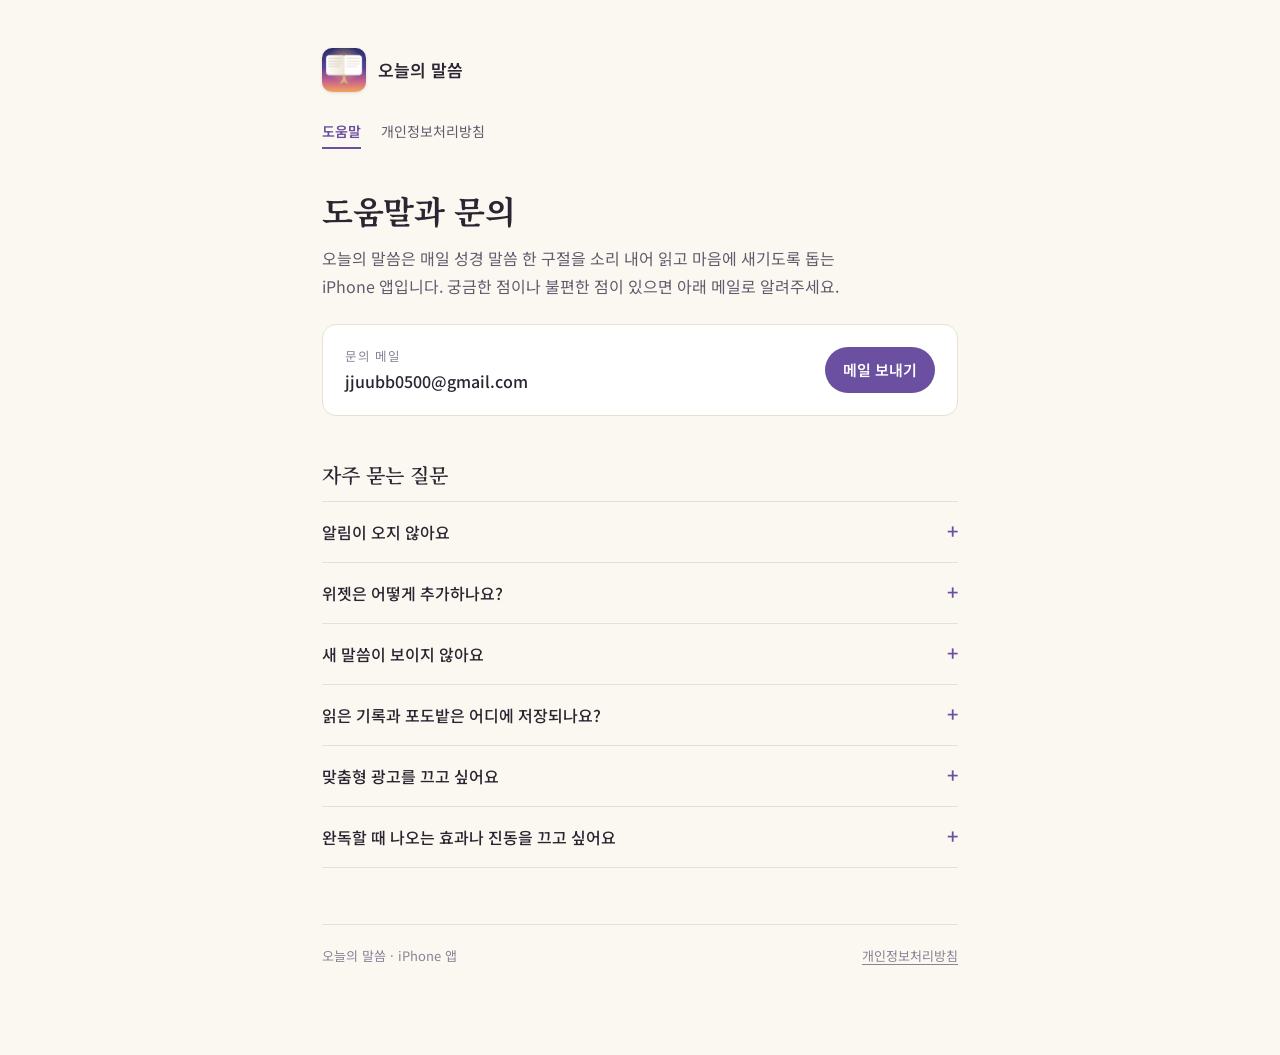
<file: index.html>
<!DOCTYPE html>
<html lang="ko">
<head>
  <meta charset="utf-8">
  <meta name="viewport" content="width=device-width, initial-scale=1">
  <meta name="color-scheme" content="light dark">
  <title>오늘의 말씀 – 도움말</title>
  <meta name="description" content="매일 성경 말씀 한 구절을 읽고 마음에 새기는 iPhone 앱, 오늘의 말씀의 도움말과 문의 페이지입니다.">
  <link rel="icon" type="image/png" href="icon.png">
  <link rel="apple-touch-icon" href="icon.png">
  <link rel="preconnect" href="https://fonts.googleapis.com">
  <link rel="preconnect" href="https://fonts.gstatic.com" crossorigin>
  <link rel="stylesheet" href="https://fonts.googleapis.com/css2?family=Noto+Sans+KR:wght@400;500;600&family=Noto+Serif+KR:wght@600;700&display=swap">
  <link rel="stylesheet" href="style.css">
</head>
<body>
  <div class="page">
    <header>
      <a class="brand" href="./">
        <img src="icon.png" alt="" width="44" height="44">
        <span>오늘의 말씀</span>
      </a>
      <nav aria-label="페이지">
        <a href="./" aria-current="page">도움말</a>
        <a href="privacy.html">개인정보처리방침</a>
      </nav>
    </header>

    <main>
      <h1>도움말과 문의</h1>
      <p class="lede">오늘의 말씀은 매일 성경 말씀 한 구절을 소리 내어 읽고 마음에 새기도록 돕는 iPhone 앱입니다. 궁금한 점이나 불편한 점이 있으면 아래 메일로 알려주세요.</p>

      <div class="contact">
        <div>
          <div class="label">문의 메일</div>
          <div class="value">jjuubb0500@gmail.com</div>
        </div>
        <a class="button" href="mailto:jjuubb0500@gmail.com?subject=%5B%EC%98%A4%EB%8A%98%EC%9D%98%20%EB%A7%90%EC%94%80%5D%20%EB%AC%B8%EC%9D%98">메일 보내기</a>
      </div>

      <section class="faq" aria-labelledby="faq-title">
        <h2 id="faq-title">자주 묻는 질문</h2>

        <details>
          <summary>알림이 오지 않아요</summary>
          <p>앱 오른쪽 위의 종 아이콘이 채워져 있으면 알림이 켜진 상태이고, 매일 아침 6시에 알림이 옵니다. 주일(일요일)에는 오지 않아요.</p>
          <p>종을 눌렀을 때 "알림이 꺼져 있어요"가 뜨면 iPhone의 설정 앱 &gt; 알림 &gt; 오늘의 말씀에서 알림을 허용해 주세요.</p>
        </details>

        <details>
          <summary>위젯은 어떻게 추가하나요?</summary>
          <p>홈 화면의 빈 곳을 길게 누른 뒤 편집 &gt; 위젯 추가에서 "오늘의 말씀"을 찾아 원하는 크기를 고르세요. 잠금 화면에도 추가할 수 있어요.</p>
        </details>

        <details>
          <summary>새 말씀이 보이지 않아요</summary>
          <p>인터넷에 연결된 상태에서 앱을 완전히 껐다가 다시 열면 최신 말씀을 받아옵니다. 위젯은 앱을 연 뒤 잠시 후에 바뀌어요.</p>
        </details>

        <details>
          <summary>읽은 기록과 포도밭은 어디에 저장되나요?</summary>
          <p>이 iPhone 안에만 저장되고 외부로 보내지 않습니다. 그래서 앱을 삭제하면 기록과 포도밭도 함께 지워지고, 다른 기기로 옮겨지지 않아요.</p>
        </details>

        <details>
          <summary>맞춤형 광고를 끄고 싶어요</summary>
          <p>iPhone의 설정 앱 &gt; 개인정보 보호 및 보안 &gt; 추적에서 "오늘의 말씀"을 끄면 됩니다. 꺼도 앱은 똑같이 쓸 수 있어요.</p>
        </details>

        <details>
          <summary>완독할 때 나오는 효과나 진동을 끄고 싶어요</summary>
          <p>앱 오른쪽 위의 톱니바퀴(설정) &gt; 효과에서 "완독할 때 효과 보기"를 끄세요.</p>
        </details>
      </section>
    </main>

    <footer>
      <span>오늘의 말씀 · iPhone 앱</span>
      <a href="privacy.html">개인정보처리방침</a>
    </footer>
  </div>
</body>
</html>
</file>
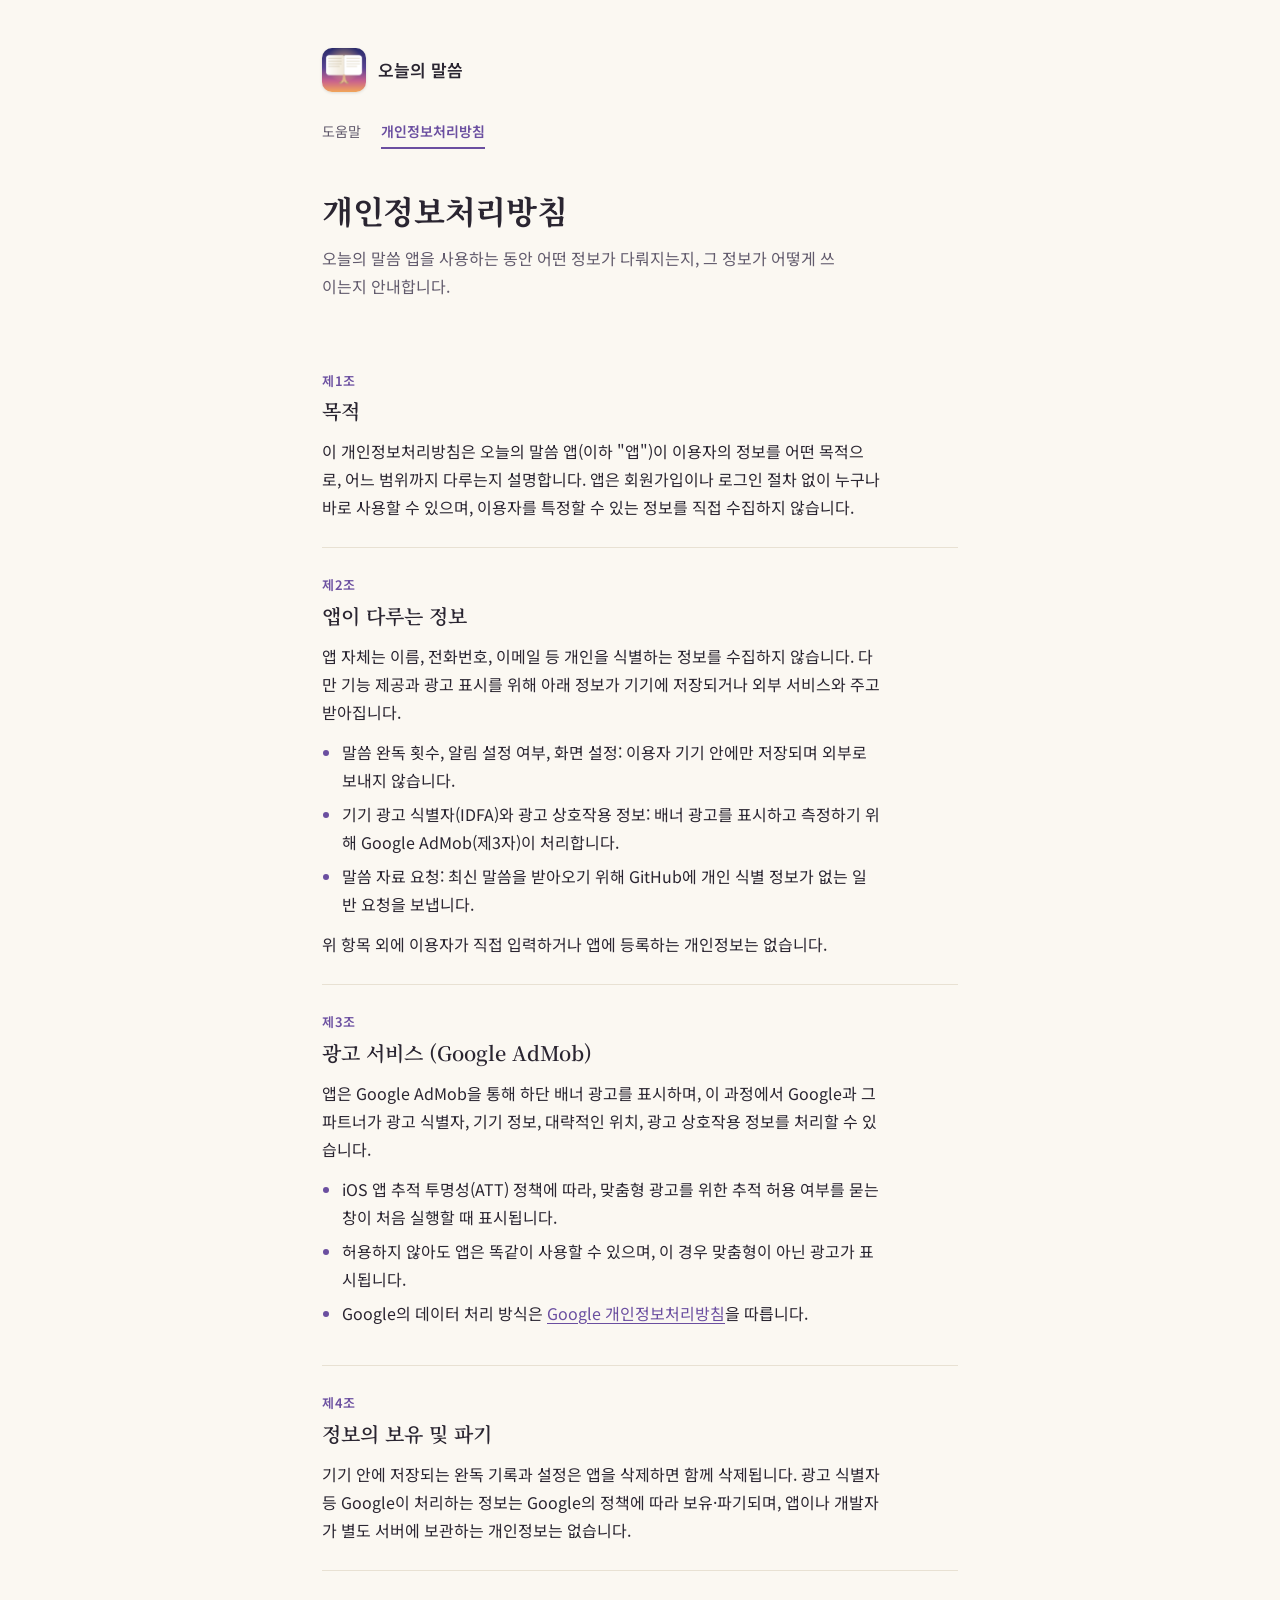
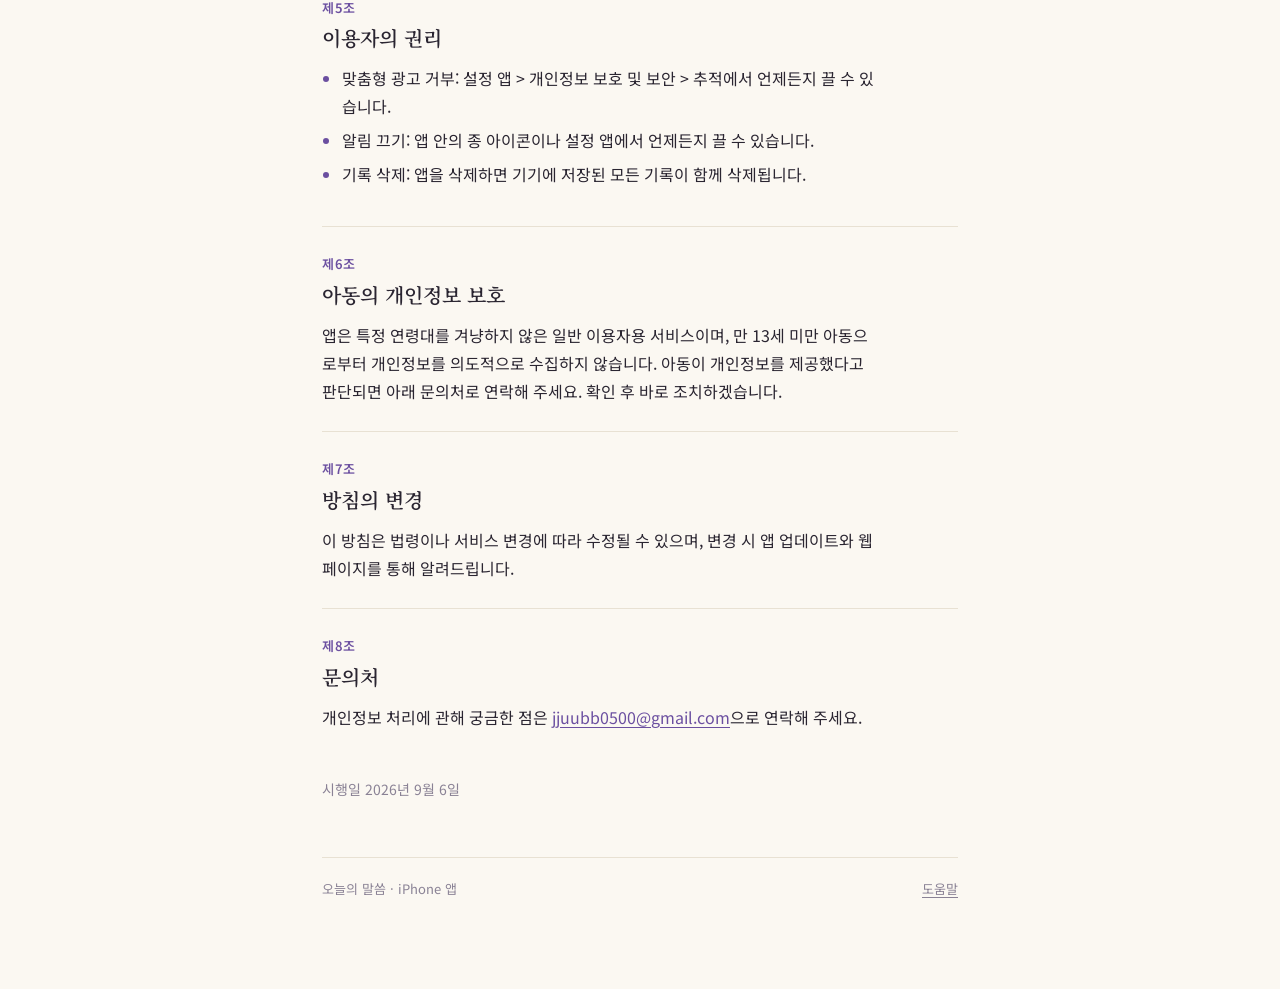
<file: privacy.html>
<!DOCTYPE html>
<html lang="ko">
<head>
  <meta charset="utf-8">
  <meta name="viewport" content="width=device-width, initial-scale=1">
  <meta name="color-scheme" content="light dark">
  <title>오늘의 말씀 – 개인정보처리방침</title>
  <meta name="description" content="iPhone 앱 오늘의 말씀의 개인정보처리방침입니다.">
  <link rel="icon" type="image/png" href="icon.png">
  <link rel="apple-touch-icon" href="icon.png">
  <link rel="preconnect" href="https://fonts.googleapis.com">
  <link rel="preconnect" href="https://fonts.gstatic.com" crossorigin>
  <link rel="stylesheet" href="https://fonts.googleapis.com/css2?family=Noto+Sans+KR:wght@400;500;600&family=Noto+Serif+KR:wght@600;700&display=swap">
  <link rel="stylesheet" href="style.css">
</head>
<body>
  <div class="page">
    <header>
      <a class="brand" href="./">
        <img src="icon.png" alt="" width="44" height="44">
        <span>오늘의 말씀</span>
      </a>
      <nav aria-label="페이지">
        <a href="./">도움말</a>
        <a href="privacy.html" aria-current="page">개인정보처리방침</a>
      </nav>
    </header>

    <main>
      <h1>개인정보처리방침</h1>
      <p class="lede">오늘의 말씀 앱을 사용하는 동안 어떤 정보가 다뤄지는지, 그 정보가 어떻게 쓰이는지 안내합니다.</p>

      <section>
        <div class="article">
          <span class="num">제1조</span>
          <h2>목적</h2>
          <p>이 개인정보처리방침은 오늘의 말씀 앱(이하 "앱")이 이용자의 정보를 어떤 목적으로, 어느 범위까지 다루는지 설명합니다. 앱은 회원가입이나 로그인 절차 없이 누구나 바로 사용할 수 있으며, 이용자를 특정할 수 있는 정보를 직접 수집하지 않습니다.</p>
        </div>

        <div class="article">
          <span class="num">제2조</span>
          <h2>앱이 다루는 정보</h2>
          <p>앱 자체는 이름, 전화번호, 이메일 등 개인을 식별하는 정보를 수집하지 않습니다. 다만 기능 제공과 광고 표시를 위해 아래 정보가 기기에 저장되거나 외부 서비스와 주고받아집니다.</p>
          <ul>
            <li>말씀 완독 횟수, 알림 설정 여부, 화면 설정: 이용자 기기 안에만 저장되며 외부로 보내지 않습니다.</li>
            <li>기기 광고 식별자(IDFA)와 광고 상호작용 정보: 배너 광고를 표시하고 측정하기 위해 Google AdMob(제3자)이 처리합니다.</li>
            <li>말씀 자료 요청: 최신 말씀을 받아오기 위해 GitHub에 개인 식별 정보가 없는 일반 요청을 보냅니다.</li>
          </ul>
          <p>위 항목 외에 이용자가 직접 입력하거나 앱에 등록하는 개인정보는 없습니다.</p>
        </div>

        <div class="article">
          <span class="num">제3조</span>
          <h2>광고 서비스 (Google AdMob)</h2>
          <p>앱은 Google AdMob을 통해 하단 배너 광고를 표시하며, 이 과정에서 Google과 그 파트너가 광고 식별자, 기기 정보, 대략적인 위치, 광고 상호작용 정보를 처리할 수 있습니다.</p>
          <ul>
            <li>iOS 앱 추적 투명성(ATT) 정책에 따라, 맞춤형 광고를 위한 추적 허용 여부를 묻는 창이 처음 실행할 때 표시됩니다.</li>
            <li>허용하지 않아도 앱은 똑같이 사용할 수 있으며, 이 경우 맞춤형이 아닌 광고가 표시됩니다.</li>
            <li>Google의 데이터 처리 방식은 <a href="https://policies.google.com/privacy">Google 개인정보처리방침</a>을 따릅니다.</li>
          </ul>
        </div>

        <div class="article">
          <span class="num">제4조</span>
          <h2>정보의 보유 및 파기</h2>
          <p>기기 안에 저장되는 완독 기록과 설정은 앱을 삭제하면 함께 삭제됩니다. 광고 식별자 등 Google이 처리하는 정보는 Google의 정책에 따라 보유·파기되며, 앱이나 개발자가 별도 서버에 보관하는 개인정보는 없습니다.</p>
        </div>

        <div class="article">
          <span class="num">제5조</span>
          <h2>이용자의 권리</h2>
          <ul>
            <li>맞춤형 광고 거부: 설정 앱 &gt; 개인정보 보호 및 보안 &gt; 추적에서 언제든지 끌 수 있습니다.</li>
            <li>알림 끄기: 앱 안의 종 아이콘이나 설정 앱에서 언제든지 끌 수 있습니다.</li>
            <li>기록 삭제: 앱을 삭제하면 기기에 저장된 모든 기록이 함께 삭제됩니다.</li>
          </ul>
        </div>

        <div class="article">
          <span class="num">제6조</span>
          <h2>아동의 개인정보 보호</h2>
          <p>앱은 특정 연령대를 겨냥하지 않은 일반 이용자용 서비스이며, 만 13세 미만 아동으로부터 개인정보를 의도적으로 수집하지 않습니다. 아동이 개인정보를 제공했다고 판단되면 아래 문의처로 연락해 주세요. 확인 후 바로 조치하겠습니다.</p>
        </div>

        <div class="article">
          <span class="num">제7조</span>
          <h2>방침의 변경</h2>
          <p>이 방침은 법령이나 서비스 변경에 따라 수정될 수 있으며, 변경 시 앱 업데이트와 웹 페이지를 통해 알려드립니다.</p>
        </div>

        <div class="article">
          <span class="num">제8조</span>
          <h2>문의처</h2>
          <p>개인정보 처리에 관해 궁금한 점은 <a href="mailto:jjuubb0500@gmail.com?subject=%5B%EC%98%A4%EB%8A%98%EC%9D%98%20%EB%A7%90%EC%94%80%5D%20%EB%AC%B8%EC%9D%98">jjuubb0500@gmail.com</a>으로 연락해 주세요.</p>
        </div>
      </section>

      <p class="meta">시행일 2026년 9월 6일</p>
    </main>

    <footer>
      <span>오늘의 말씀 · iPhone 앱</span>
      <a href="./">도움말</a>
    </footer>
  </div>
</body>
</html>
</file>
<file: style.css>
:root {
  color-scheme: light dark;
  --bg: #FBF8F2;
  --surface: #FFFFFF;
  --text: #2A2531;
  --muted: #625B6D;
  --faint: #8A8295;
  --accent: #6B4FA0;
  --on-accent: #FFFFFF;
  --accent-soft: #F1EBFA;
  --border: #E8E1D3;
}

@media (prefers-color-scheme: dark) {
  :root {
    --bg: #18141D;
    --surface: #211C29;
    --text: #EEE9F2;
    --muted: #B6AEC2;
    --faint: #857C91;
    --accent: #BC9FF0;
    --on-accent: #18141D;
    --accent-soft: #2E2640;
    --border: #362E42;
  }
}

* { box-sizing: border-box; }

html { -webkit-text-size-adjust: 100%; }

body {
  margin: 0;
  background: var(--bg);
  color: var(--text);
  font-family: "Noto Sans KR", "Apple SD Gothic Neo", system-ui, sans-serif;
  font-size: 16px;
  line-height: 1.75;
  -webkit-font-smoothing: antialiased;
}

.page {
  max-width: 680px;
  margin: 0 auto;
  padding: 48px 22px 88px;
}

/* 머리글 */
.brand {
  display: inline-flex;
  align-items: center;
  gap: 12px;
  color: inherit;
  text-decoration: none;
}

.brand img {
  width: 44px;
  height: 44px;
  border-radius: 10px;
  box-shadow: 0 1px 3px rgba(0, 0, 0, 0.12);
}

.brand span {
  font-weight: 600;
  font-size: 17px;
}

nav {
  display: flex;
  gap: 20px;
  margin-top: 20px;
  font-size: 14px;
}

nav a {
  color: var(--muted);
  text-decoration: none;
  padding-bottom: 3px;
  border-bottom: 2px solid transparent;
}

nav a[aria-current="page"] {
  color: var(--accent);
  border-bottom-color: var(--accent);
  font-weight: 600;
}

h1 {
  font-family: "Noto Serif KR", "AppleMyungjo", serif;
  font-weight: 700;
  font-size: 32px;
  line-height: 1.35;
  letter-spacing: -0.01em;
  margin: 40px 0 12px;
  text-wrap: balance;
}

.lede {
  margin: 0;
  max-width: 58ch;
  color: var(--muted);
}

section { margin-top: 44px; }

h2 {
  font-family: "Noto Serif KR", "AppleMyungjo", serif;
  font-weight: 600;
  font-size: 20px;
  line-height: 1.45;
  margin: 0 0 12px;
  text-wrap: balance;
}

p { margin: 0 0 12px; max-width: 62ch; }
p:last-child { margin-bottom: 0; }

a { color: var(--accent); text-underline-offset: 3px; }

a:focus-visible,
summary:focus-visible {
  outline: 2px solid var(--accent);
  outline-offset: 3px;
  border-radius: 4px;
}

/* 문의 */
.contact {
  margin-top: 24px;
  padding: 20px 22px;
  background: var(--surface);
  border: 1px solid var(--border);
  border-radius: 14px;
  display: flex;
  flex-wrap: wrap;
  align-items: center;
  justify-content: space-between;
  gap: 14px 20px;
}

.contact .label {
  font-size: 12.5px;
  letter-spacing: 0.06em;
  color: var(--faint);
}

.contact .value {
  font-weight: 500;
  word-break: break-all;
}

.button {
  display: inline-block;
  padding: 10px 18px;
  border-radius: 999px;
  background: var(--accent);
  color: var(--on-accent);
  font-weight: 600;
  font-size: 15px;
  text-decoration: none;
  white-space: nowrap;
}

/* 자주 묻는 질문 */
.faq details {
  border-bottom: 1px solid var(--border);
  padding: 16px 0;
}

.faq details:first-of-type { border-top: 1px solid var(--border); }

.faq summary {
  cursor: pointer;
  list-style: none;
  display: flex;
  justify-content: space-between;
  align-items: baseline;
  gap: 16px;
  font-weight: 500;
}

.faq summary::-webkit-details-marker { display: none; }

.faq summary::after {
  content: "+";
  color: var(--accent);
  font-size: 20px;
  line-height: 1;
}

.faq details[open] summary::after { content: "−"; }

.faq details p {
  margin: 10px 0 0;
  color: var(--muted);
}

/* 개인정보처리방침 조항 */
.article {
  padding: 26px 0;
  border-bottom: 1px solid var(--border);
}

.article:last-of-type { border-bottom: 0; }

.num {
  display: block;
  margin-bottom: 4px;
  font-size: 13px;
  font-weight: 600;
  letter-spacing: 0.04em;
  color: var(--accent);
}

.article ul {
  margin: 0 0 12px;
  padding-left: 20px;
  max-width: 62ch;
}

.article li { margin-bottom: 6px; }
.article li::marker { color: var(--accent); }

.meta {
  margin-top: 20px;
  font-size: 14px;
  color: var(--faint);
}

footer {
  margin-top: 56px;
  padding-top: 20px;
  border-top: 1px solid var(--border);
  display: flex;
  flex-wrap: wrap;
  justify-content: space-between;
  gap: 8px;
  font-size: 13px;
  color: var(--faint);
}

footer a { color: var(--faint); }

@media (max-width: 480px) {
  .page { padding: 36px 18px 72px; }
  h1 { font-size: 27px; margin-top: 32px; }
}
</file>
